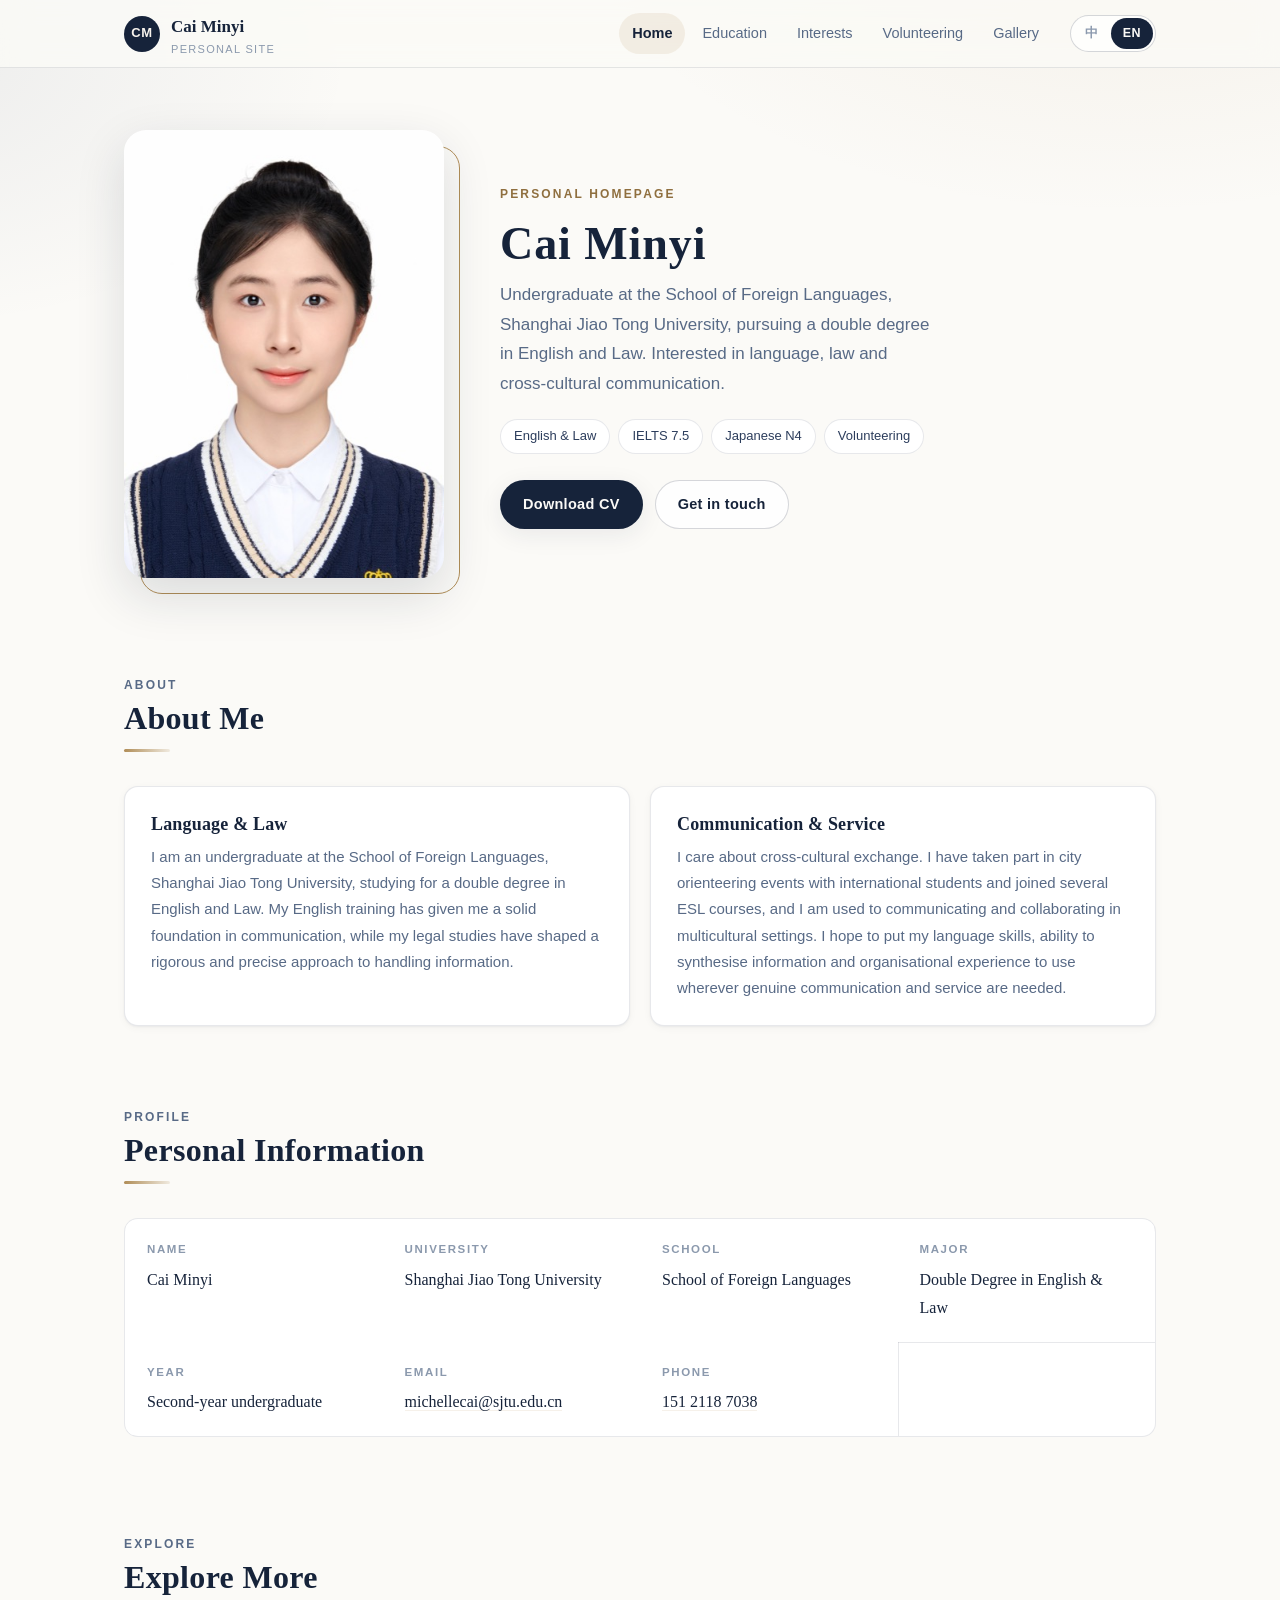
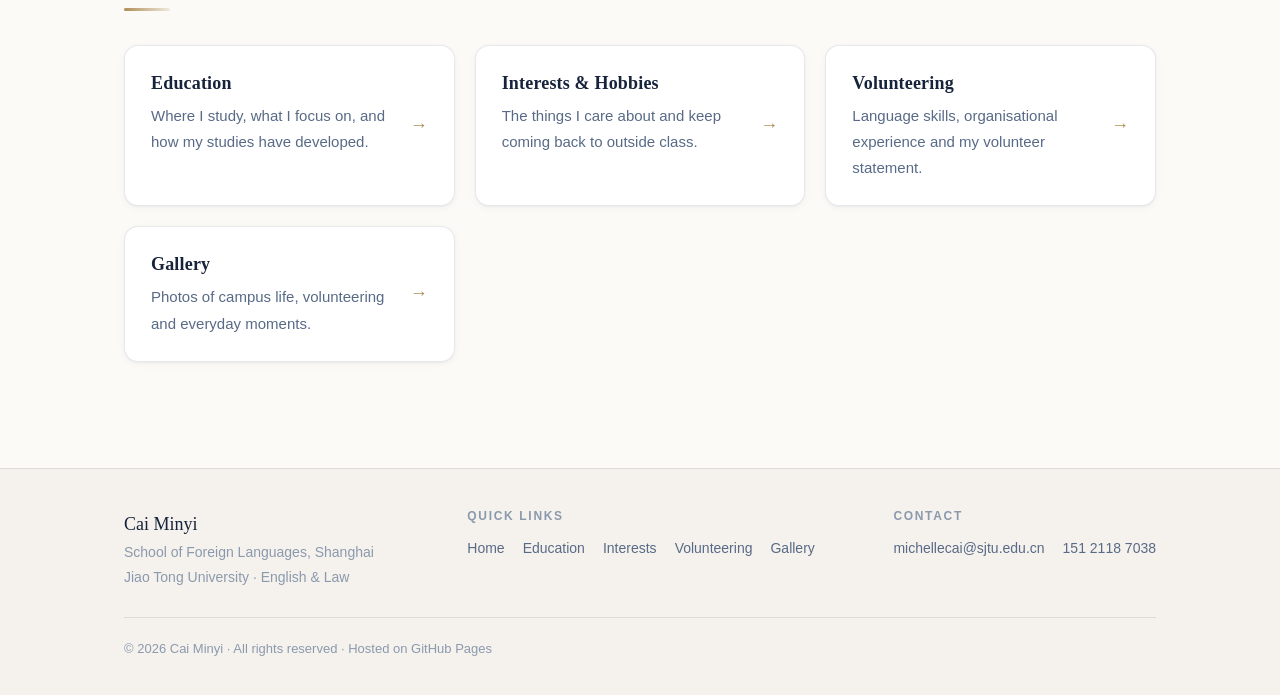
<file: index.html>
<!DOCTYPE html>
<html lang="zh-CN">
<head>
<meta charset="utf-8">
<meta name="viewport" content="width=device-width, initial-scale=1">
<title>个人主页 · 蔡敏依</title>
<meta name="description" content="个人主页 · 蔡敏依 — 上海交通大学外国语学院英语-法学双学位在读。Personal homepage of Cai Minyi — English &amp; Law double degree at Shanghai Jiao Tong University.">
<!-- 分享链接时的标题与简介 / link preview -->
<meta property="og:type" content="website">
<meta property="og:title" content="个人主页 · 蔡敏依">
<meta property="og:description" content="上海交通大学外国语学院英语-法学双学位在读。">
<meta property="og:locale" content="zh_CN">
<meta property="og:locale:alternate" content="en_US">
<link rel="icon" href="favicon.svg" type="image/svg+xml">
<link rel="stylesheet" href="style.css">
<script>
  /* 尽早确定语言，避免英文用户先看到中文 / pick the language before first paint */
  (function () {
    try {
      var q = new URLSearchParams(location.search).get('lang');
      var l = q || localStorage.getItem('cm-lang');
      if (!l) l = (navigator.language || 'zh').toLowerCase().indexOf('zh') === 0 ? 'zh' : 'en';
      if (l !== 'zh') document.documentElement.className += ' lang-en';
    } catch (e) {}
    setTimeout(function () {
      document.documentElement.className =
        document.documentElement.className.replace(/\blang-en\b/, '').replace(/\s+/g, ' ').trim();
    }, 1800);
  })();
</script>
</head>
<body data-title-key="title.home">

<header class="site-header">
  <div class="wrap">
    <a class="brand" href="index.html">
      <span class="monogram" data-i18n="site.monogram">CM</span>
      <span>
        <span data-i18n="site.name">蔡敏依</span>
        <span class="brand-sub" data-i18n="site.role">Personal Site</span>
      </span>
    </a>
    <button class="nav-toggle" type="button" data-i18n-aria="nav.menu" aria-label="打开菜单" aria-expanded="false" aria-controls="site-nav"><span></span></button>
    <nav class="nav" id="site-nav" data-i18n-aria="nav.menu">
      <ul>
        <li><a href="index.html" class="active" data-i18n="nav.home">首页</a></li>
        <li><a href="education.html" data-i18n="nav.education">教育经历</a></li>
        <li><a href="hobbies.html" data-i18n="nav.hobbies">个人爱好</a></li>
        <li><a href="volunteer.html" data-i18n="nav.volunteer">志愿经历</a></li>
        <li><a href="gallery.html" data-i18n="nav.gallery">图片展示</a></li>
      </ul>
    </nav>
    <div class="lang-switch" role="group" data-i18n-aria="lang.label">
      <button type="button" data-lang-btn="zh" aria-pressed="true" data-i18n="lang.zh">中</button>
      <button type="button" data-lang-btn="en" aria-pressed="false" data-i18n="lang.en">EN</button>
    </div>
  </div>
</header>

<main id="main">

  <!-- ==================== 首屏 · 个人信息 ==================== -->
  <section class="hero">
    <div class="wrap hero-grid">
      <div class="portrait fade-in">
        <img src="profile.jpg"
             srcset="profile-sm.jpg 400w, profile.jpg 786w"
             sizes="(max-width: 900px) 268px, 320px"
             width="786" height="1100"
             alt="蔡敏依证件照 / Portrait of Cai Minyi">
      </div>

      <div class="fade-in d1">
        <p class="eyebrow" data-i18n="home.eyebrow">个人主页</p>
        <h1>
          <span data-i18n="site.name">蔡敏依</span>
          <span class="name-en">Cai Minyi</span>
        </h1>
        <p class="lede" data-i18n="home.lede">上海交通大学外国语学院本科生，修读英语-法学双学位。关注语言、法律与跨文化交流。</p>

        <ul class="tags">
          <li data-i18n="home.tag1">英语-法学双学位</li>
          <li data-i18n="home.tag2">雅思 7.5</li>
          <li data-i18n="home.tag3">日语 N4</li>
          <li data-i18n="home.tag4">志愿服务</li>
        </ul>

        <div class="btn-row">
          <a class="btn btn-primary" href="volunteer-cv.docx" download data-i18n="home.btnCv">下载简历</a>
          <a class="btn btn-ghost" href="mailto:michellecai@sjtu.edu.cn" data-i18n="home.btnContact">联系我</a>
        </div>
      </div>
    </div>
  </section>

  <!-- ==================== 关于我 ==================== -->
  <section class="section">
    <div class="wrap">
      <div class="section-head">
        <p class="eyebrow" data-i18n="home.aboutEyebrow">About</p>
        <h2 data-i18n="home.aboutTitle">关于我</h2>
        <div class="rule"></div>
      </div>
      <div class="card-grid">
        <article class="card">
          <h3 data-i18n="home.aboutH1">语言与法律</h3>
          <p data-i18n="home.aboutP1">我目前就读于上海交通大学外国语学院，修读英语-法学双学位。英语专业的训练为我打下了扎实的语言沟通基础，法学专业的学习则让我形成了严谨、准确的信息处理意识。</p>
        </article>
        <article class="card">
          <h3 data-i18n="home.aboutH2">沟通与服务</h3>
          <p data-i18n="home.aboutP2">我重视跨文化交流，曾与国际留学生共同参与城市定向活动，并参与多期 ESL 课程，习惯在多元文化环境中沟通协作。我也希望把语言能力、信息整合能力与组织协调能力，用在真正需要沟通与服务的场合。</p>
        </article>
      </div>
    </div>
  </section>

  <!-- ==================== 个人信息 ==================== -->
  <section class="section">
    <div class="wrap">
      <div class="section-head">
        <p class="eyebrow" data-i18n="home.infoEyebrow">Profile</p>
        <h2 data-i18n="home.infoTitle">个人信息</h2>
        <div class="rule"></div>
      </div>

      <dl class="info-grid">
        <div class="info-item">
          <dt data-i18n="info.name">姓名</dt>
          <dd data-i18n="info.nameVal">蔡敏依</dd>
        </div>
        <div class="info-item">
          <dt data-i18n="info.school">学校</dt>
          <dd data-i18n="info.schoolVal">上海交通大学</dd>
        </div>
        <div class="info-item">
          <dt data-i18n="info.faculty">学院</dt>
          <dd data-i18n="info.facultyVal">外国语学院</dd>
        </div>
        <div class="info-item">
          <dt data-i18n="info.major">专业</dt>
          <dd data-i18n="info.majorVal">英语-法学双学位</dd>
        </div>
        <div class="info-item">
          <dt data-i18n="info.year">年级</dt>
          <dd data-i18n="info.yearVal">大二在读</dd>
        </div>
        <div class="info-item">
          <dt data-i18n="info.email">邮箱</dt>
          <dd><a href="mailto:michellecai@sjtu.edu.cn">michellecai@sjtu.edu.cn</a></dd>
        </div>
        <div class="info-item">
          <dt data-i18n="info.phone">手机</dt>
          <dd><a href="tel:+8615121187038">151 2118 7038</a></dd>
        </div>
      </dl>
    </div>
  </section>

  <!-- ==================== 继续浏览 ==================== -->
  <section class="section">
    <div class="wrap">
      <div class="section-head">
        <p class="eyebrow" data-i18n="home.exploreEyebrow">Explore</p>
        <h2 data-i18n="home.exploreTitle">继续浏览</h2>
        <div class="rule"></div>
      </div>

      <div class="card-grid">
        <a class="card link-card" href="education.html">
          <h3 data-i18n="home.cardEduT">教育经历</h3>
          <p data-i18n="home.cardEduD">就读院校、专业方向与学习历程。</p>
        </a>
        <a class="card link-card" href="hobbies.html">
          <h3 data-i18n="home.cardHobT">个人爱好</h3>
          <p data-i18n="home.cardHobD">课堂之外，我在意的事情与长期的兴趣。</p>
        </a>
        <a class="card link-card" href="volunteer.html">
          <h3 data-i18n="home.cardVolT">志愿经历</h3>
          <p data-i18n="home.cardVolD">语言能力、组织经验与志愿者自我陈述。</p>
        </a>
        <a class="card link-card" href="gallery.html">
          <h3 data-i18n="home.cardGalT">图片展示</h3>
          <p data-i18n="home.cardGalD">用照片记录校园、志愿活动与日常。</p>
        </a>
      </div>
    </div>
  </section>

</main>

<footer class="site-footer">
  <div class="wrap">
    <div class="footer-grid">
      <div class="footer-col">
        <p class="footer-name" data-i18n="site.name">蔡敏依</p>
        <p data-i18n="footer.tagline">上海交通大学外国语学院 · 英语-法学双学位</p>
      </div>
      <div class="footer-col">
        <h4 data-i18n="footer.linksTitle">快速链接</h4>
        <ul class="footer-links">
          <li><a href="index.html" data-i18n="nav.home">首页</a></li>
          <li><a href="education.html" data-i18n="nav.education">教育经历</a></li>
          <li><a href="hobbies.html" data-i18n="nav.hobbies">个人爱好</a></li>
          <li><a href="volunteer.html" data-i18n="nav.volunteer">志愿经历</a></li>
          <li><a href="gallery.html" data-i18n="nav.gallery">图片展示</a></li>
        </ul>
      </div>
      <div class="footer-col">
        <h4 data-i18n="footer.contactTitle">联系方式</h4>
        <ul class="footer-links">
          <li><a href="mailto:michellecai@sjtu.edu.cn">michellecai@sjtu.edu.cn</a></li>
          <li><a href="tel:+8615121187038">151 2118 7038</a></li>
        </ul>
      </div>
    </div>
    <p class="footer-fine">© <span data-year>2025</span> <span data-i18n="site.name">蔡敏依</span> · <span data-i18n="footer.rights">保留所有权利</span> · <span data-i18n="footer.built">由 GitHub Pages 托管</span></p>
  </div>
</footer>

<script src="i18n.js"></script>
<script src="main.js"></script>
</body>
</html>
</file>
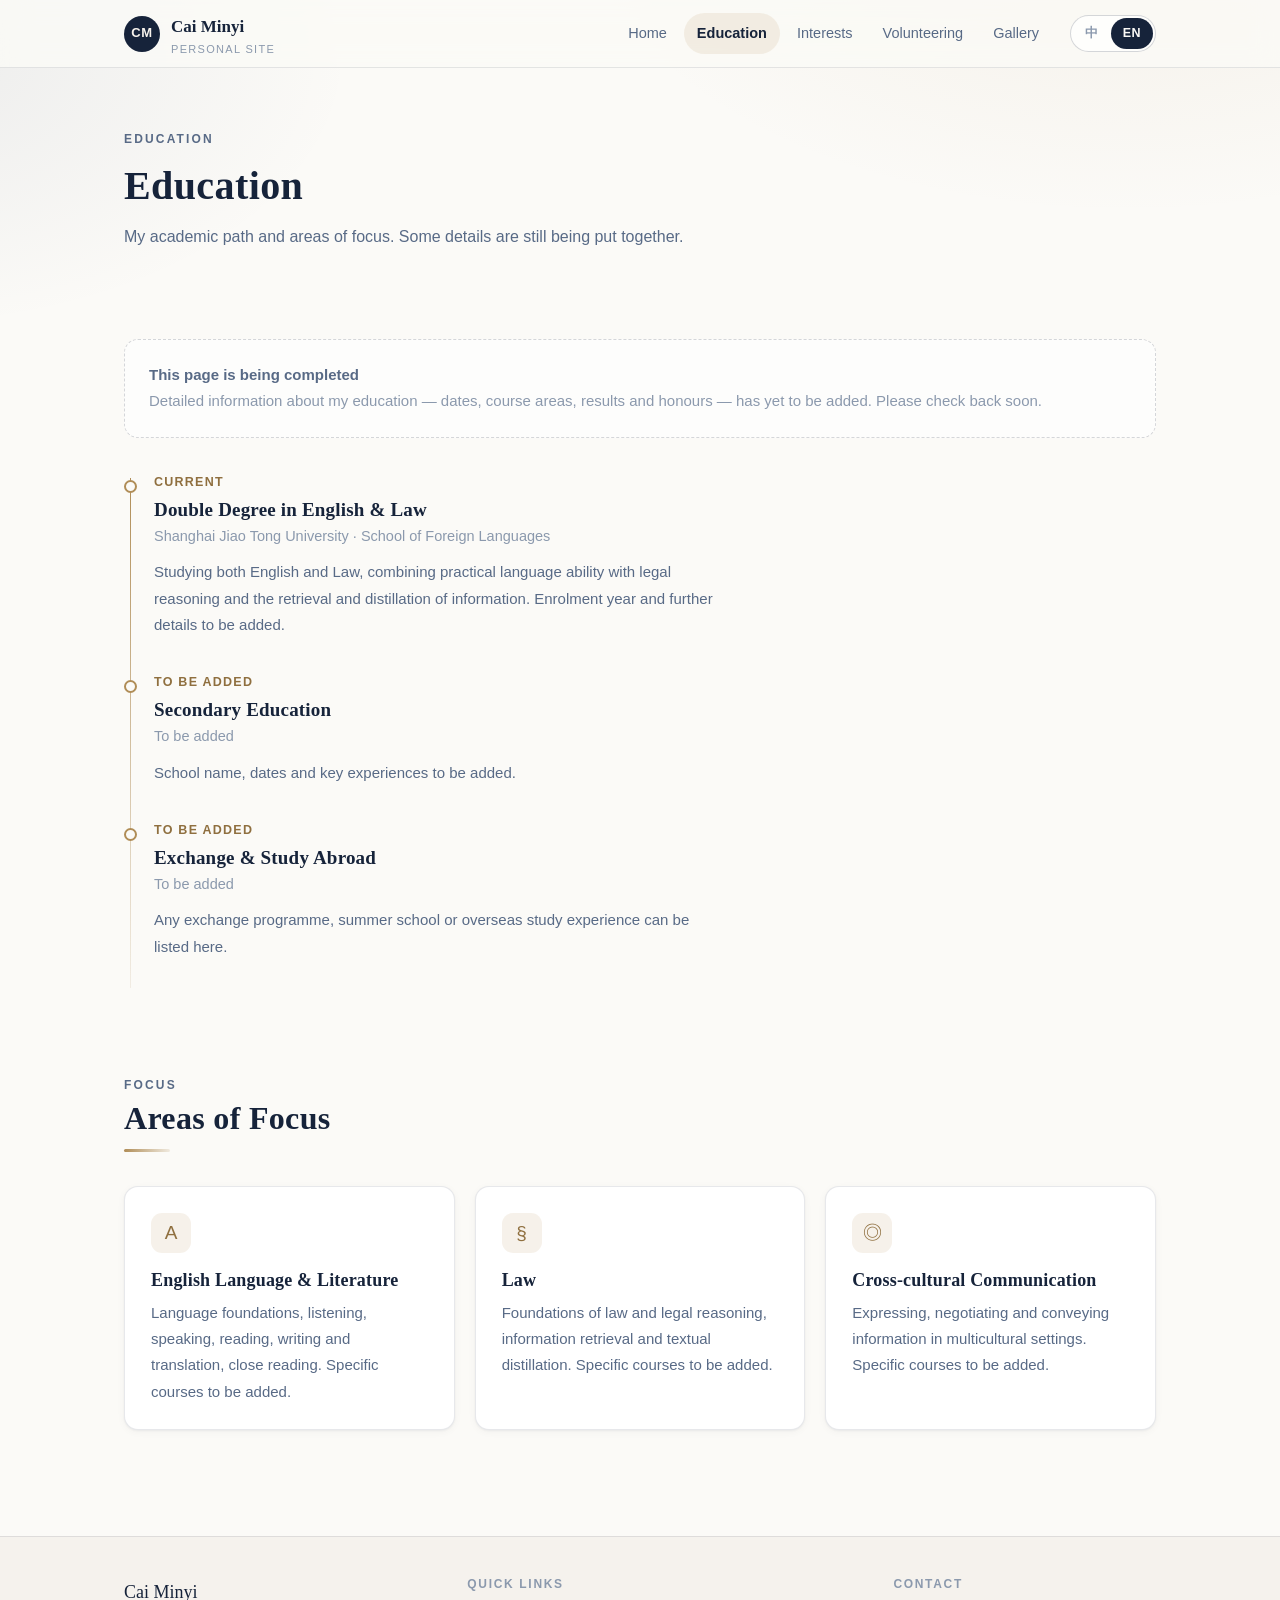
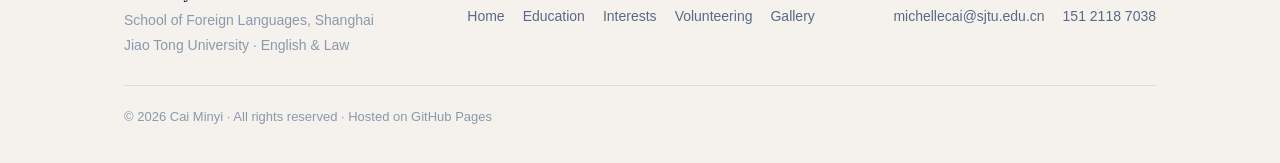
<file: education.html>
<!DOCTYPE html>
<html lang="zh-CN">
<head>
<meta charset="utf-8">
<meta name="viewport" content="width=device-width, initial-scale=1">
<title>教育经历 · 蔡敏依</title>
<meta name="description" content="蔡敏依的教育经历 — 上海交通大学外国语学院英语-法学双学位。Education of Cai Minyi.">
<link rel="icon" href="favicon.svg" type="image/svg+xml">
<link rel="stylesheet" href="style.css">
<script>
  (function () {
    try {
      var q = new URLSearchParams(location.search).get('lang');
      var l = q || localStorage.getItem('cm-lang');
      if (!l) l = (navigator.language || 'zh').toLowerCase().indexOf('zh') === 0 ? 'zh' : 'en';
      if (l !== 'zh') document.documentElement.className += ' lang-en';
    } catch (e) {}
    setTimeout(function () {
      document.documentElement.className =
        document.documentElement.className.replace(/\blang-en\b/, '').replace(/\s+/g, ' ').trim();
    }, 1800);
  })();
</script>
</head>
<body data-title-key="nav.education">

<header class="site-header">
  <div class="wrap">
    <a class="brand" href="index.html">
      <span class="monogram" data-i18n="site.monogram">CM</span>
      <span>
        <span data-i18n="site.name">蔡敏依</span>
        <span class="brand-sub" data-i18n="site.role">Personal Site</span>
      </span>
    </a>
    <button class="nav-toggle" type="button" data-i18n-aria="nav.menu" aria-label="打开菜单" aria-expanded="false" aria-controls="site-nav"><span></span></button>
    <nav class="nav" id="site-nav">
      <ul>
        <li><a href="index.html" data-i18n="nav.home">首页</a></li>
        <li><a href="education.html" class="active" data-i18n="nav.education">教育经历</a></li>
        <li><a href="hobbies.html" data-i18n="nav.hobbies">个人爱好</a></li>
        <li><a href="volunteer.html" data-i18n="nav.volunteer">志愿经历</a></li>
        <li><a href="gallery.html" data-i18n="nav.gallery">图片展示</a></li>
      </ul>
    </nav>
    <div class="lang-switch" role="group" data-i18n-aria="lang.label">
      <button type="button" data-lang-btn="zh" aria-pressed="true" data-i18n="lang.zh">中</button>
      <button type="button" data-lang-btn="en" aria-pressed="false" data-i18n="lang.en">EN</button>
    </div>
  </div>
</header>

<main id="main">

  <section class="page-head">
    <div class="wrap fade-in">
      <p class="eyebrow" data-i18n="edu.eyebrow">Education</p>
      <h1 data-i18n="edu.title">教育经历</h1>
      <p data-i18n="edu.lede">记录我的求学轨迹与专业方向。部分信息仍在整理中。</p>
    </div>
  </section>

  <section class="section">
    <div class="wrap">
      <div class="tbd-block fade-in d1" style="margin-bottom:34px">
        <strong data-i18n="edu.noticeT">本页正在补充中</strong><br>
        <span data-i18n="edu.noticeB">教育经历的详细内容（时间、课程方向、成绩与荣誉等）尚待填写，欢迎稍后再来看看。</span>
      </div>

      <!-- TODO（给她本人）：把下面的时间、学校、说明改掉即可，中英文分别在 i18n.js 的 zh / en 里 -->
      <ol class="timeline fade-in d2">
        <li>
          <p class="tl-when" data-i18n="edu.tl1When">本科在读</p>
          <h3 data-i18n="edu.tl1Title">英语-法学双学位</h3>
          <p class="tl-org" data-i18n="edu.tl1Org">上海交通大学 · 外国语学院</p>
          <p data-i18n="edu.tl1Desc">同时接受英语专业与法学专业训练，兼顾语言应用能力与法律思维、信息检索与转化的能力。入学年份等具体信息待填写。</p>
        </li>
        <li>
          <p class="tl-when" data-i18n="edu.tl2When">待填写</p>
          <h3 data-i18n="edu.tl2Title">中学阶段</h3>
          <p class="tl-org" data-i18n="edu.tl2Org">待填写</p>
          <p data-i18n="edu.tl2Desc">学校名称、就读时间与主要经历待填写。</p>
        </li>
        <li>
          <p class="tl-when" data-i18n="edu.tl3When">待填写</p>
          <h3 data-i18n="edu.tl3Title">交流与海外学习</h3>
          <p class="tl-org" data-i18n="edu.tl3Org">待填写</p>
          <p data-i18n="edu.tl3Desc">如有交换项目、暑期学校或海外访学经历，可在此补充。</p>
        </li>
      </ol>
    </div>
  </section>

  <section class="section">
    <div class="wrap">
      <div class="section-head">
        <p class="eyebrow" data-i18n="edu.coursesEyebrow">Focus</p>
        <h2 data-i18n="edu.coursesTitle">专业方向</h2>
        <div class="rule"></div>
      </div>

      <div class="card-grid">
        <article class="card">
          <div class="icon" aria-hidden="true">A</div>
          <h3 data-i18n="edu.c1T">英语语言与文学</h3>
          <p data-i18n="edu.c1D">语言基础、听说读写译训练与文本细读。具体课程待填写。</p>
        </article>
        <article class="card">
          <div class="icon" aria-hidden="true">§</div>
          <h3 data-i18n="edu.c2T">法学</h3>
          <p data-i18n="edu.c2D">法律基础与法律思维训练，信息检索与文本提炼。具体课程待填写。</p>
        </article>
        <article class="card">
          <div class="icon" aria-hidden="true">◎</div>
          <h3 data-i18n="edu.c3T">跨文化沟通</h3>
          <p data-i18n="edu.c3D">在多元文化情境中的表达、协商与信息传递。具体课程待填写。</p>
        </article>
      </div>
    </div>
  </section>

</main>

<footer class="site-footer">
  <div class="wrap">
    <div class="footer-grid">
      <div class="footer-col">
        <p class="footer-name" data-i18n="site.name">蔡敏依</p>
        <p data-i18n="footer.tagline">上海交通大学外国语学院 · 英语-法学双学位</p>
      </div>
      <div class="footer-col">
        <h4 data-i18n="footer.linksTitle">快速链接</h4>
        <ul class="footer-links">
          <li><a href="index.html" data-i18n="nav.home">首页</a></li>
          <li><a href="education.html" data-i18n="nav.education">教育经历</a></li>
          <li><a href="hobbies.html" data-i18n="nav.hobbies">个人爱好</a></li>
          <li><a href="volunteer.html" data-i18n="nav.volunteer">志愿经历</a></li>
          <li><a href="gallery.html" data-i18n="nav.gallery">图片展示</a></li>
        </ul>
      </div>
      <div class="footer-col">
        <h4 data-i18n="footer.contactTitle">联系方式</h4>
        <ul class="footer-links">
          <li><a href="mailto:michellecai@sjtu.edu.cn">michellecai@sjtu.edu.cn</a></li>
          <li><a href="tel:+8615121187038">151 2118 7038</a></li>
        </ul>
      </div>
    </div>
    <p class="footer-fine">© <span data-year>2025</span> <span data-i18n="site.name">蔡敏依</span> · <span data-i18n="footer.rights">保留所有权利</span> · <span data-i18n="footer.built">由 GitHub Pages 托管</span></p>
  </div>
</footer>

<script src="i18n.js"></script>
<script src="main.js"></script>
</body>
</html>
</file>
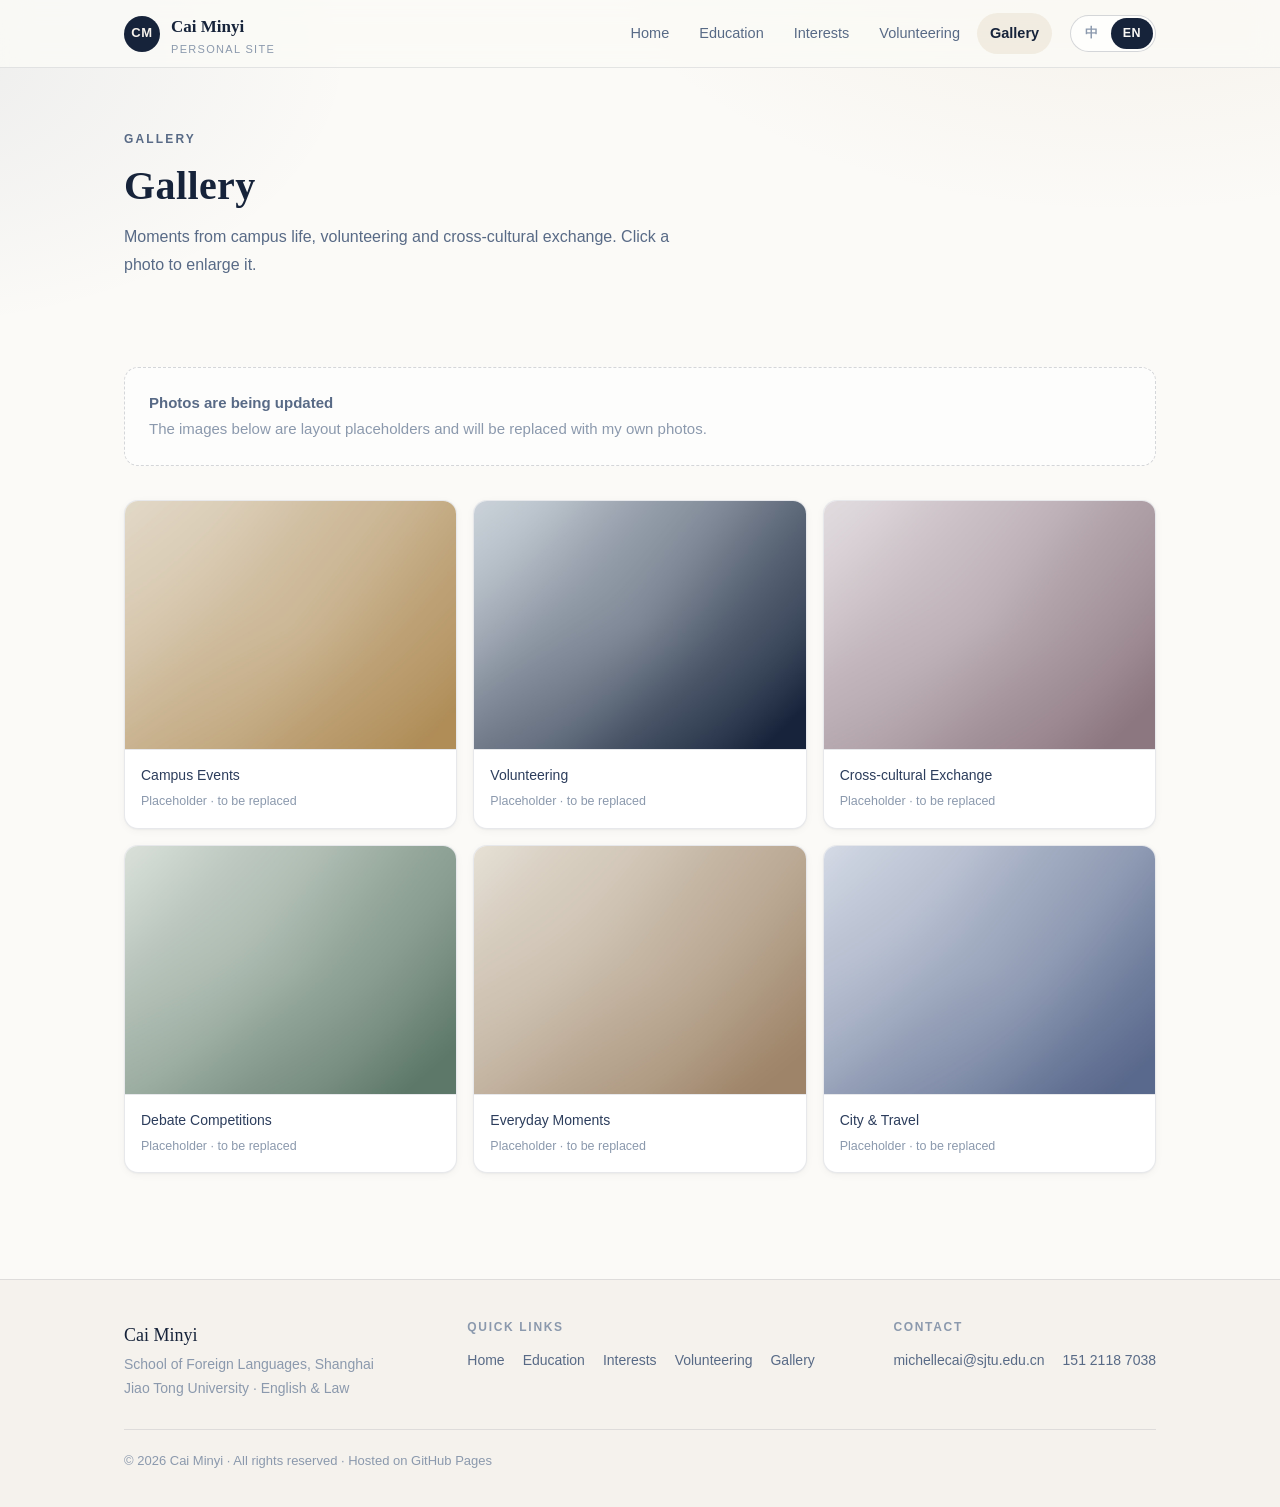
<file: gallery.html>
<!DOCTYPE html>
<html lang="zh-CN">
<head>
<meta charset="utf-8">
<meta name="viewport" content="width=device-width, initial-scale=1">
<title>图片展示 · 蔡敏依</title>
<meta name="description" content="蔡敏依的图片展示 — 校园生活、志愿活动与跨文化交流。Photo gallery of Cai Minyi.">
<link rel="icon" href="favicon.svg" type="image/svg+xml">
<link rel="stylesheet" href="style.css">
<script>
  (function () {
    try {
      var q = new URLSearchParams(location.search).get('lang');
      var l = q || localStorage.getItem('cm-lang');
      if (!l) l = (navigator.language || 'zh').toLowerCase().indexOf('zh') === 0 ? 'zh' : 'en';
      if (l !== 'zh') document.documentElement.className += ' lang-en';
    } catch (e) {}
    setTimeout(function () {
      document.documentElement.className =
        document.documentElement.className.replace(/\blang-en\b/, '').replace(/\s+/g, ' ').trim();
    }, 1800);
  })();
</script>
</head>
<body data-title-key="nav.gallery">

<header class="site-header">
  <div class="wrap">
    <a class="brand" href="index.html">
      <span class="monogram" data-i18n="site.monogram">CM</span>
      <span>
        <span data-i18n="site.name">蔡敏依</span>
        <span class="brand-sub" data-i18n="site.role">Personal Site</span>
      </span>
    </a>
    <button class="nav-toggle" type="button" data-i18n-aria="nav.menu" aria-label="打开菜单" aria-expanded="false" aria-controls="site-nav"><span></span></button>
    <nav class="nav" id="site-nav">
      <ul>
        <li><a href="index.html" data-i18n="nav.home">首页</a></li>
        <li><a href="education.html" data-i18n="nav.education">教育经历</a></li>
        <li><a href="hobbies.html" data-i18n="nav.hobbies">个人爱好</a></li>
        <li><a href="volunteer.html" data-i18n="nav.volunteer">志愿经历</a></li>
        <li><a href="gallery.html" class="active" data-i18n="nav.gallery">图片展示</a></li>
      </ul>
    </nav>
    <div class="lang-switch" role="group" data-i18n-aria="lang.label">
      <button type="button" data-lang-btn="zh" aria-pressed="true" data-i18n="lang.zh">中</button>
      <button type="button" data-lang-btn="en" aria-pressed="false" data-i18n="lang.en">EN</button>
    </div>
  </div>
</header>

<main id="main">

  <section class="page-head">
    <div class="wrap fade-in">
      <p class="eyebrow" data-i18n="gal.eyebrow">Gallery</p>
      <h1 data-i18n="gal.title">图片展示</h1>
      <p data-i18n="gal.lede">记录校园生活、志愿活动与跨文化交流的片段。点击图片可以放大查看。</p>
    </div>
  </section>

  <section class="section">
    <div class="wrap">
      <div class="tbd-block fade-in d1" style="margin-bottom:34px">
        <strong data-i18n="gal.noticeT">照片持续更新中</strong><br>
        <span data-i18n="gal.noticeB">目前的图片为版式占位图，我会陆续替换成自己的照片。</span>
      </div>

      <!--
        TODO（给她本人）：替换照片的方法
        1) 把自己的照片上传到仓库根目录（和 gallery-1.jpg 放在一起）；
        2) 把下面 <img> 的 src 改成你的文件名（例如 photo-1.jpg）；
        3) 中文说明改 data-cap-zh / data-capsub-zh，英文说明改 data-cap-en / data-capsub-en。
        要增加照片，复制一整段 <figure>…</figure> 即可。
      -->
      <div class="gallery fade-in d2">

        <figure data-cap-zh="gal.c1" data-cap-en="gal.c1" data-capsub-zh="gal.c1s" data-capsub-en="gal.c1s">
          <img src="gallery-1.jpg" data-full="gallery-1.jpg"
               alt="校园活动照片 / Campus event photo" loading="lazy" width="1200" height="900">
          <figcaption>
            <span class="cap-main">校园活动</span>
            <small class="cap-sub">示例图片 · 待替换</small>
          </figcaption>
        </figure>

        <figure data-cap-zh="gal.c2" data-cap-en="gal.c2" data-capsub-zh="gal.c2s" data-capsub-en="gal.c2s">
          <img src="gallery-2.jpg" data-full="gallery-2.jpg"
               alt="志愿服务照片 / Volunteering photo" loading="lazy" width="1200" height="900">
          <figcaption>
            <span class="cap-main">志愿服务</span>
            <small class="cap-sub">示例图片 · 待替换</small>
          </figcaption>
        </figure>

        <figure data-cap-zh="gal.c3" data-cap-en="gal.c3" data-capsub-zh="gal.c3s" data-capsub-en="gal.c3s">
          <img src="gallery-3.jpg" data-full="gallery-3.jpg"
               alt="跨文化交流照片 / Cross-cultural exchange photo" loading="lazy" width="1200" height="900">
          <figcaption>
            <span class="cap-main">跨文化交流</span>
            <small class="cap-sub">示例图片 · 待替换</small>
          </figcaption>
        </figure>

        <figure data-cap-zh="gal.c4" data-cap-en="gal.c4" data-capsub-zh="gal.c4s" data-capsub-en="gal.c4s">
          <img src="gallery-4.jpg" data-full="gallery-4.jpg"
               alt="辩论比赛照片 / Debate competition photo" loading="lazy" width="1200" height="900">
          <figcaption>
            <span class="cap-main">辩论比赛</span>
            <small class="cap-sub">示例图片 · 待替换</small>
          </figcaption>
        </figure>

        <figure data-cap-zh="gal.c5" data-cap-en="gal.c5" data-capsub-zh="gal.c5s" data-capsub-en="gal.c5s">
          <img src="gallery-5.jpg" data-full="gallery-5.jpg"
               alt="日常照片 / Everyday moment photo" loading="lazy" width="1200" height="900">
          <figcaption>
            <span class="cap-main">日常片段</span>
            <small class="cap-sub">示例图片 · 待替换</small>
          </figcaption>
        </figure>

        <figure data-cap-zh="gal.c6" data-cap-en="gal.c6" data-capsub-zh="gal.c6s" data-capsub-en="gal.c6s">
          <img src="gallery-6.jpg" data-full="gallery-6.jpg"
               alt="城市与旅行照片 / City and travel photo" loading="lazy" width="1200" height="900">
          <figcaption>
            <span class="cap-main">城市与旅行</span>
            <small class="cap-sub">示例图片 · 待替换</small>
          </figcaption>
        </figure>

      </div>
    </div>
  </section>

</main>

<footer class="site-footer">
  <div class="wrap">
    <div class="footer-grid">
      <div class="footer-col">
        <p class="footer-name" data-i18n="site.name">蔡敏依</p>
        <p data-i18n="footer.tagline">上海交通大学外国语学院 · 英语-法学双学位</p>
      </div>
      <div class="footer-col">
        <h4 data-i18n="footer.linksTitle">快速链接</h4>
        <ul class="footer-links">
          <li><a href="index.html" data-i18n="nav.home">首页</a></li>
          <li><a href="education.html" data-i18n="nav.education">教育经历</a></li>
          <li><a href="hobbies.html" data-i18n="nav.hobbies">个人爱好</a></li>
          <li><a href="volunteer.html" data-i18n="nav.volunteer">志愿经历</a></li>
          <li><a href="gallery.html" data-i18n="nav.gallery">图片展示</a></li>
        </ul>
      </div>
      <div class="footer-col">
        <h4 data-i18n="footer.contactTitle">联系方式</h4>
        <ul class="footer-links">
          <li><a href="mailto:michellecai@sjtu.edu.cn">michellecai@sjtu.edu.cn</a></li>
          <li><a href="tel:+8615121187038">151 2118 7038</a></li>
        </ul>
      </div>
    </div>
    <p class="footer-fine">© <span data-year>2025</span> <span data-i18n="site.name">蔡敏依</span> · <span data-i18n="footer.rights">保留所有权利</span> · <span data-i18n="footer.built">由 GitHub Pages 托管</span></p>
  </div>
</footer>

<script src="i18n.js"></script>
<script src="main.js"></script>
</body>
</html>
</file>
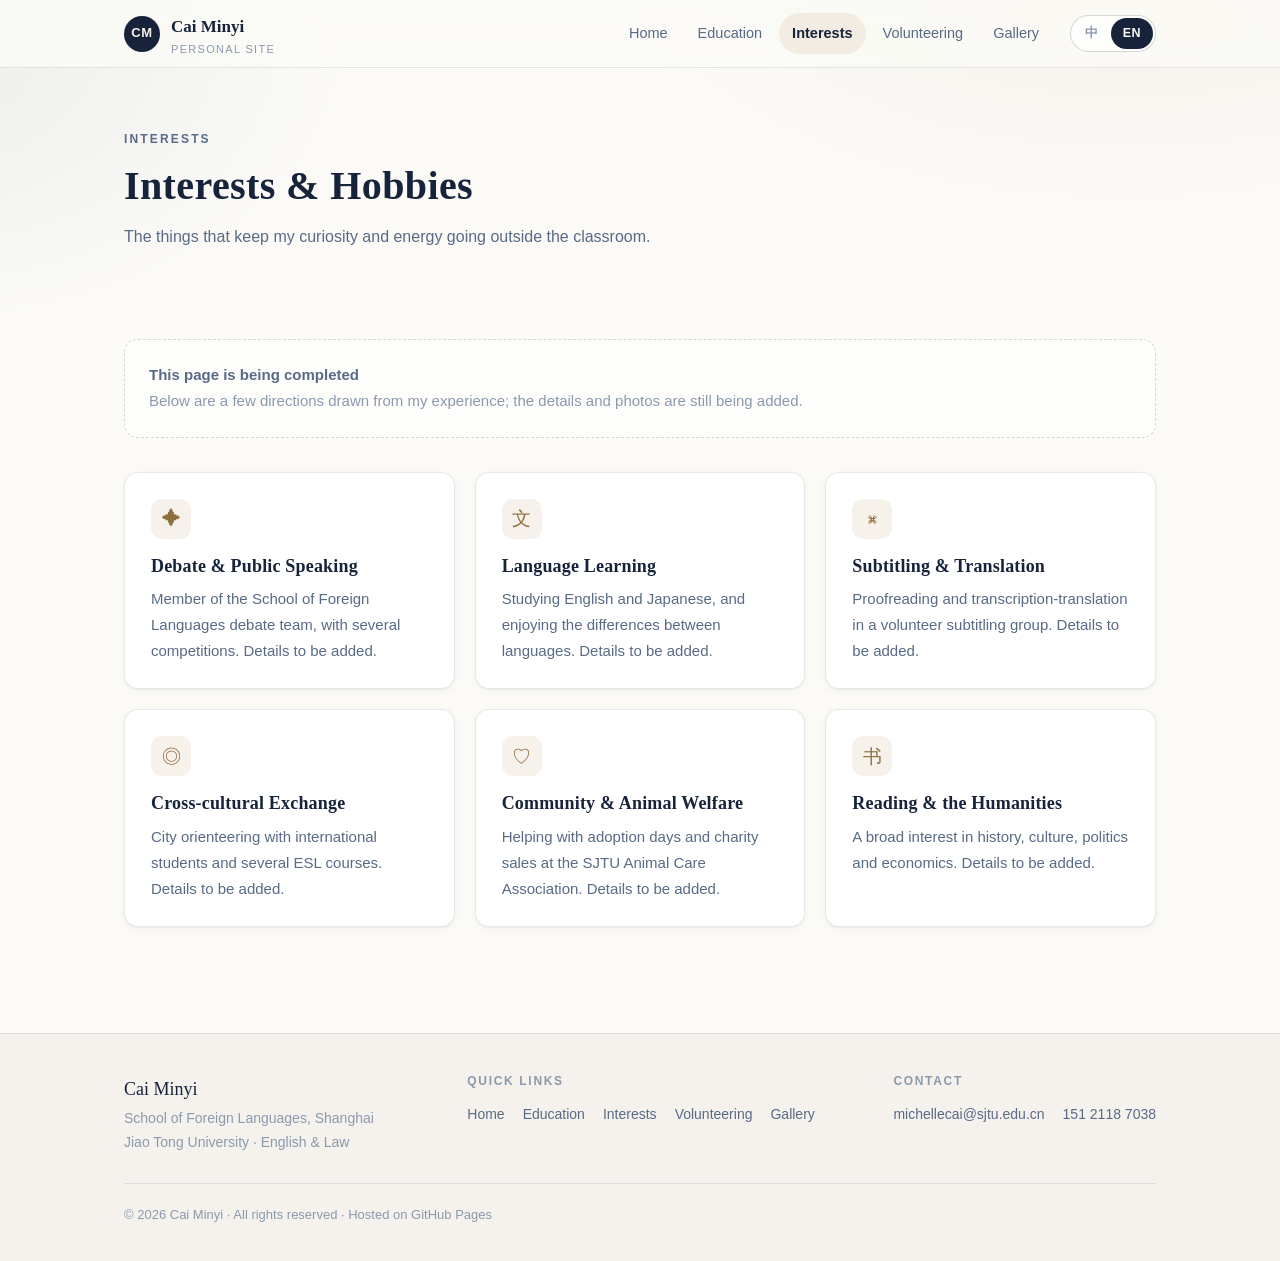
<file: hobbies.html>
<!DOCTYPE html>
<html lang="zh-CN">
<head>
<meta charset="utf-8">
<meta name="viewport" content="width=device-width, initial-scale=1">
<title>个人爱好 · 蔡敏依</title>
<meta name="description" content="蔡敏依的个人爱好 — 辩论、语言学习、字幕翻译、跨文化交流与公益。Interests and hobbies of Cai Minyi.">
<link rel="icon" href="favicon.svg" type="image/svg+xml">
<link rel="stylesheet" href="style.css">
<script>
  (function () {
    try {
      var q = new URLSearchParams(location.search).get('lang');
      var l = q || localStorage.getItem('cm-lang');
      if (!l) l = (navigator.language || 'zh').toLowerCase().indexOf('zh') === 0 ? 'zh' : 'en';
      if (l !== 'zh') document.documentElement.className += ' lang-en';
    } catch (e) {}
    setTimeout(function () {
      document.documentElement.className =
        document.documentElement.className.replace(/\blang-en\b/, '').replace(/\s+/g, ' ').trim();
    }, 1800);
  })();
</script>
</head>
<body data-title-key="nav.hobbies">

<header class="site-header">
  <div class="wrap">
    <a class="brand" href="index.html">
      <span class="monogram" data-i18n="site.monogram">CM</span>
      <span>
        <span data-i18n="site.name">蔡敏依</span>
        <span class="brand-sub" data-i18n="site.role">Personal Site</span>
      </span>
    </a>
    <button class="nav-toggle" type="button" data-i18n-aria="nav.menu" aria-label="打开菜单" aria-expanded="false" aria-controls="site-nav"><span></span></button>
    <nav class="nav" id="site-nav">
      <ul>
        <li><a href="index.html" data-i18n="nav.home">首页</a></li>
        <li><a href="education.html" data-i18n="nav.education">教育经历</a></li>
        <li><a href="hobbies.html" class="active" data-i18n="nav.hobbies">个人爱好</a></li>
        <li><a href="volunteer.html" data-i18n="nav.volunteer">志愿经历</a></li>
        <li><a href="gallery.html" data-i18n="nav.gallery">图片展示</a></li>
      </ul>
    </nav>
    <div class="lang-switch" role="group" data-i18n-aria="lang.label">
      <button type="button" data-lang-btn="zh" aria-pressed="true" data-i18n="lang.zh">中</button>
      <button type="button" data-lang-btn="en" aria-pressed="false" data-i18n="lang.en">EN</button>
    </div>
  </div>
</header>

<main id="main">

  <section class="page-head">
    <div class="wrap fade-in">
      <p class="eyebrow" data-i18n="hob.eyebrow">Interests</p>
      <h1 data-i18n="hob.title">个人爱好</h1>
      <p data-i18n="hob.lede">课堂之外，让我保持好奇心和行动力的事情。</p>
    </div>
  </section>

  <section class="section">
    <div class="wrap">
      <div class="tbd-block fade-in d1" style="margin-bottom:34px">
        <strong data-i18n="hob.noticeT">本页正在补充中</strong><br>
        <span data-i18n="hob.noticeB">以下是根据我的经历整理的几个方向，具体的爱好内容与照片还在填写中。</span>
      </div>

      <!-- TODO（给她本人）：每个卡片下面的说明替换成自己的文字；不想要的卡片整段删掉即可 -->
      <div class="card-grid fade-in d2">
        <article class="card">
          <div class="icon" aria-hidden="true">✦</div>
          <h3 data-i18n="hob.c1T">辩论与公开表达</h3>
          <p data-i18n="hob.c1D">外国语学院辩论队成员，多次参与辩论比赛。详情待填写。</p>
        </article>
        <article class="card">
          <div class="icon" aria-hidden="true">文</div>
          <h3 data-i18n="hob.c2T">语言学习</h3>
          <p data-i18n="hob.c2D">英语与日语学习，喜欢琢磨语言之间的差异。详情待填写。</p>
        </article>
        <article class="card">
          <div class="icon" aria-hidden="true">⌘</div>
          <h3 data-i18n="hob.c3T">字幕翻译</h3>
          <p data-i18n="hob.c3D">在民间字幕组担任校对与听译，处理英文音视频材料。详情待填写。</p>
        </article>
        <article class="card">
          <div class="icon" aria-hidden="true">◎</div>
          <h3 data-i18n="hob.c4T">跨文化交流</h3>
          <p data-i18n="hob.c4D">与国际留学生一起参与城市定向活动，参与多期 ESL 课程。详情待填写。</p>
        </article>
        <article class="card">
          <div class="icon" aria-hidden="true">♡</div>
          <h3 data-i18n="hob.c5T">公益与动物关怀</h3>
          <p data-i18n="hob.c5D">参与 SJTU 小动物关爱协会的领养日、义卖等活动。详情待填写。</p>
        </article>
        <article class="card">
          <div class="icon" aria-hidden="true">书</div>
          <h3 data-i18n="hob.c6T">阅读与人文</h3>
          <p data-i18n="hob.c6D">对历史、文化、政治、经济等领域保持广泛兴趣。详情待填写。</p>
        </article>
      </div>
    </div>
  </section>

</main>

<footer class="site-footer">
  <div class="wrap">
    <div class="footer-grid">
      <div class="footer-col">
        <p class="footer-name" data-i18n="site.name">蔡敏依</p>
        <p data-i18n="footer.tagline">上海交通大学外国语学院 · 英语-法学双学位</p>
      </div>
      <div class="footer-col">
        <h4 data-i18n="footer.linksTitle">快速链接</h4>
        <ul class="footer-links">
          <li><a href="index.html" data-i18n="nav.home">首页</a></li>
          <li><a href="education.html" data-i18n="nav.education">教育经历</a></li>
          <li><a href="hobbies.html" data-i18n="nav.hobbies">个人爱好</a></li>
          <li><a href="volunteer.html" data-i18n="nav.volunteer">志愿经历</a></li>
          <li><a href="gallery.html" data-i18n="nav.gallery">图片展示</a></li>
        </ul>
      </div>
      <div class="footer-col">
        <h4 data-i18n="footer.contactTitle">联系方式</h4>
        <ul class="footer-links">
          <li><a href="mailto:michellecai@sjtu.edu.cn">michellecai@sjtu.edu.cn</a></li>
          <li><a href="tel:+8615121187038">151 2118 7038</a></li>
        </ul>
      </div>
    </div>
    <p class="footer-fine">© <span data-year>2025</span> <span data-i18n="site.name">蔡敏依</span> · <span data-i18n="footer.rights">保留所有权利</span> · <span data-i18n="footer.built">由 GitHub Pages 托管</span></p>
  </div>
</footer>

<script src="i18n.js"></script>
<script src="main.js"></script>
</body>
</html>
</file>
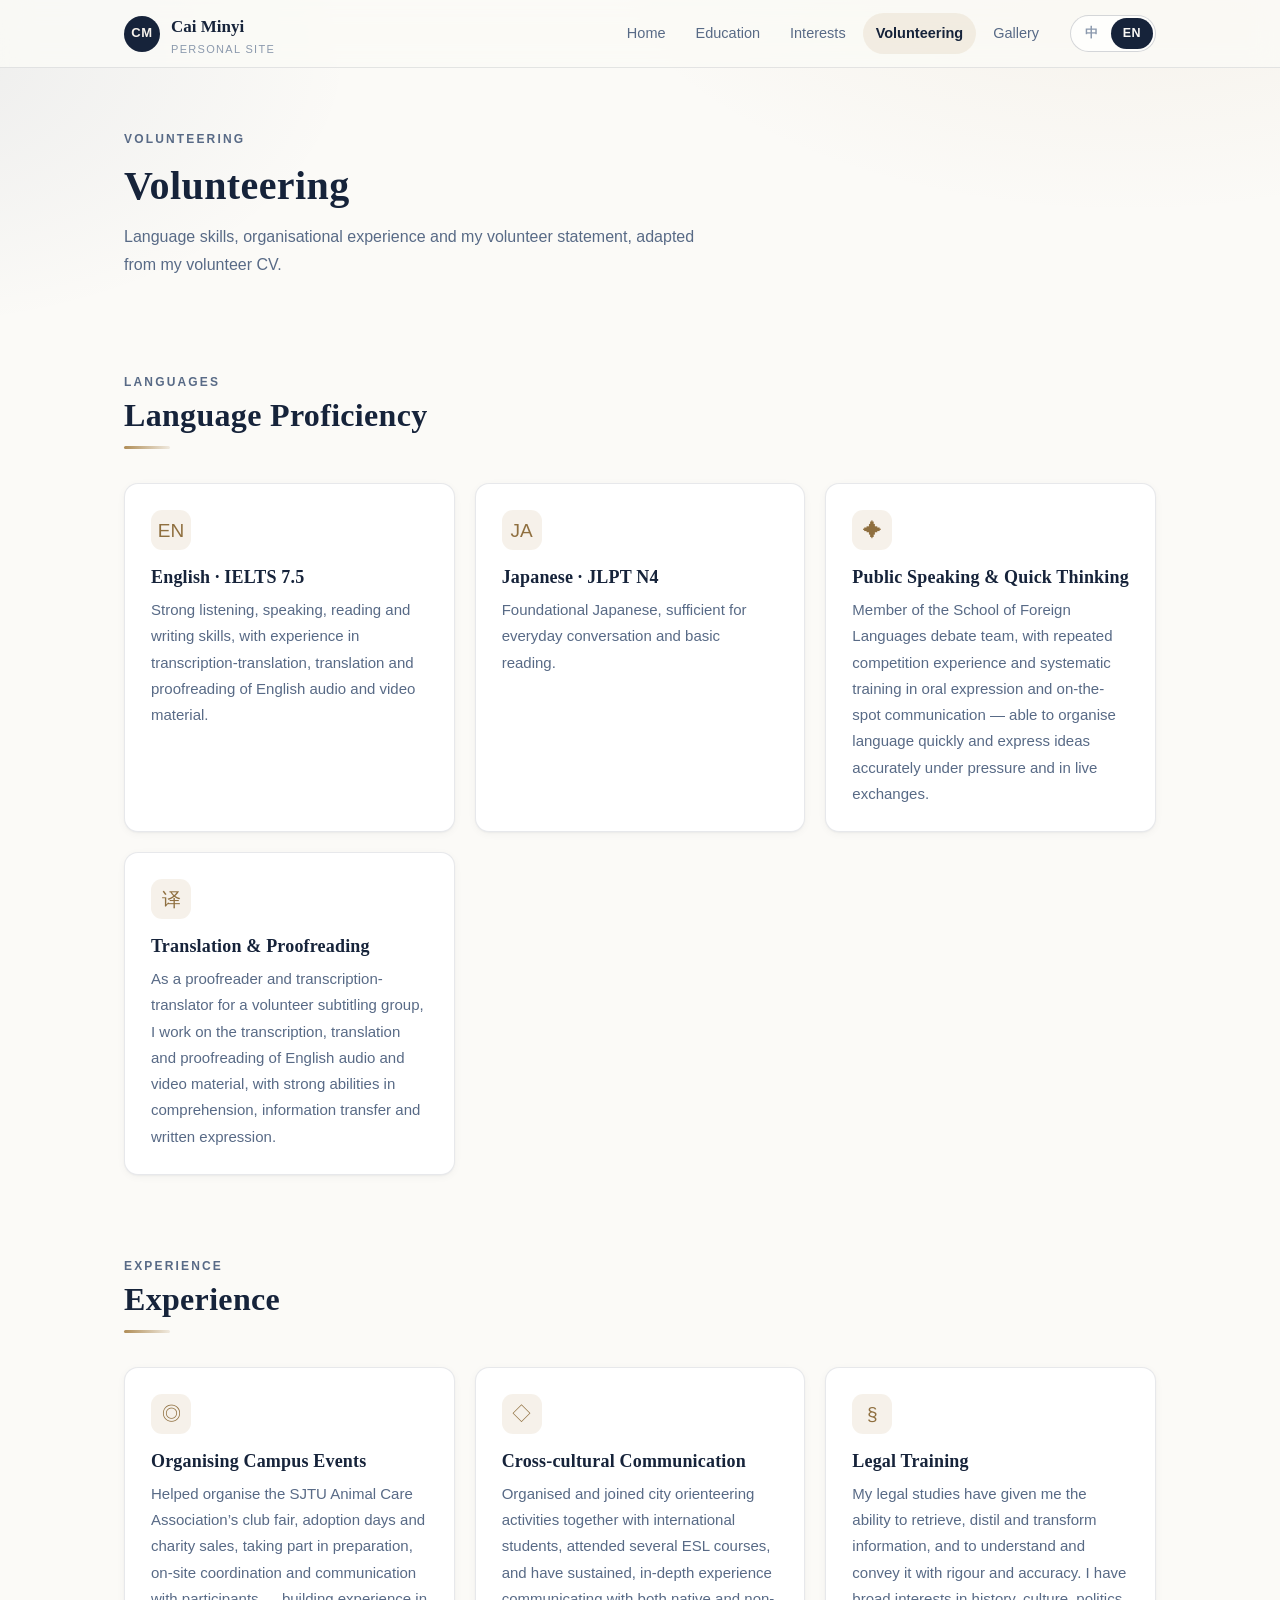
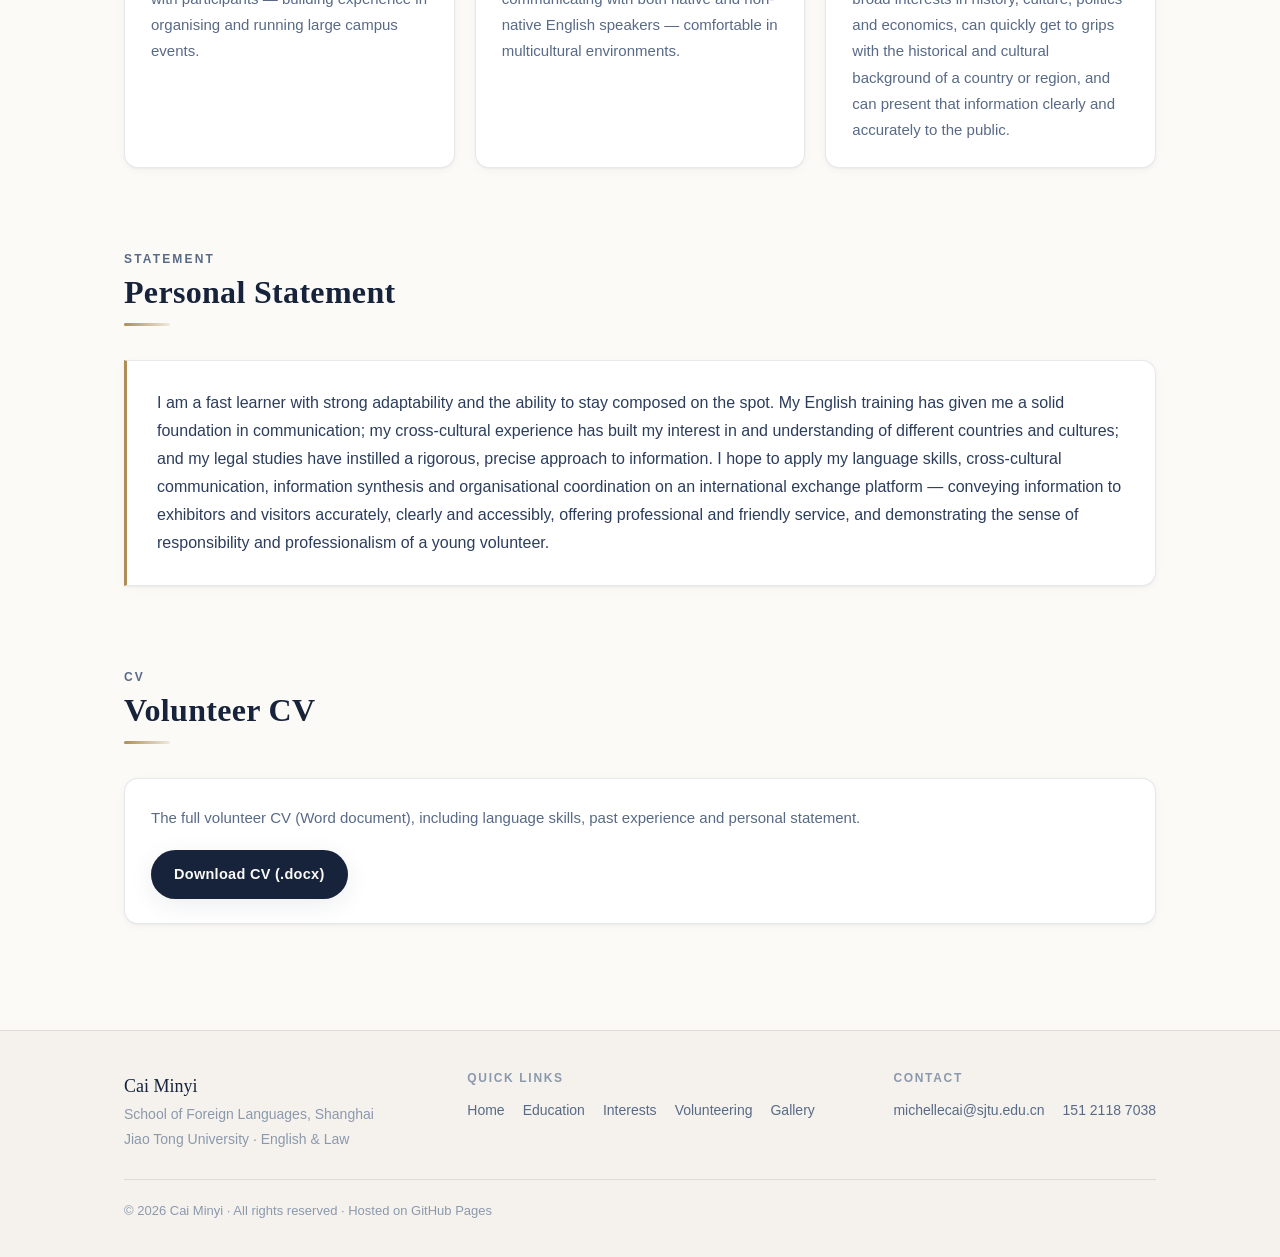
<file: volunteer.html>
<!DOCTYPE html>
<html lang="zh-CN">
<head>
<meta charset="utf-8">
<meta name="viewport" content="width=device-width, initial-scale=1">
<title>志愿经历 · 蔡敏依</title>
<meta name="description" content="蔡敏依的志愿经历 — 语言能力、组织经验与志愿者自我陈述。Volunteering experience of Cai Minyi.">
<link rel="icon" href="favicon.svg" type="image/svg+xml">
<link rel="stylesheet" href="style.css">
<script>
  (function () {
    try {
      var q = new URLSearchParams(location.search).get('lang');
      var l = q || localStorage.getItem('cm-lang');
      if (!l) l = (navigator.language || 'zh').toLowerCase().indexOf('zh') === 0 ? 'zh' : 'en';
      if (l !== 'zh') document.documentElement.className += ' lang-en';
    } catch (e) {}
    setTimeout(function () {
      document.documentElement.className =
        document.documentElement.className.replace(/\blang-en\b/, '').replace(/\s+/g, ' ').trim();
    }, 1800);
  })();
</script>
</head>
<body data-title-key="nav.volunteer">

<header class="site-header">
  <div class="wrap">
    <a class="brand" href="index.html">
      <span class="monogram" data-i18n="site.monogram">CM</span>
      <span>
        <span data-i18n="site.name">蔡敏依</span>
        <span class="brand-sub" data-i18n="site.role">Personal Site</span>
      </span>
    </a>
    <button class="nav-toggle" type="button" data-i18n-aria="nav.menu" aria-label="打开菜单" aria-expanded="false" aria-controls="site-nav"><span></span></button>
    <nav class="nav" id="site-nav">
      <ul>
        <li><a href="index.html" data-i18n="nav.home">首页</a></li>
        <li><a href="education.html" data-i18n="nav.education">教育经历</a></li>
        <li><a href="hobbies.html" data-i18n="nav.hobbies">个人爱好</a></li>
        <li><a href="volunteer.html" class="active" data-i18n="nav.volunteer">志愿经历</a></li>
        <li><a href="gallery.html" data-i18n="nav.gallery">图片展示</a></li>
      </ul>
    </nav>
    <div class="lang-switch" role="group" data-i18n-aria="lang.label">
      <button type="button" data-lang-btn="zh" aria-pressed="true" data-i18n="lang.zh">中</button>
      <button type="button" data-lang-btn="en" aria-pressed="false" data-i18n="lang.en">EN</button>
    </div>
  </div>
</header>

<main id="main">

  <section class="page-head">
    <div class="wrap fade-in">
      <p class="eyebrow" data-i18n="vol.eyebrow">Volunteering</p>
      <h1 data-i18n="vol.title">志愿经历</h1>
      <p data-i18n="vol.lede">语言能力、组织经验与志愿者自我陈述，内容整理自我的志愿者简历。</p>
    </div>
  </section>

  <!-- ==================== 语言能力 ==================== -->
  <section class="section">
    <div class="wrap">
      <div class="section-head">
        <p class="eyebrow" data-i18n="vol.langEyebrow">Languages</p>
        <h2 data-i18n="vol.langTitle">语言能力</h2>
        <div class="rule"></div>
      </div>

      <div class="card-grid fade-in d1">
        <article class="card">
          <div class="icon" aria-hidden="true">EN</div>
          <h3 data-i18n="vol.l1T">英语 · 雅思 7.5</h3>
          <p data-i18n="vol.l1D">具备优秀的英语听说读写能力，能够进行英文音视频的听译、翻译与校对。</p>
        </article>
        <article class="card">
          <div class="icon" aria-hidden="true">JA</div>
          <h3 data-i18n="vol.l2T">日语 · JLPT N4</h3>
          <p data-i18n="vol.l2D">具备日语基础能力，能进行日常交流与基础文本阅读。</p>
        </article>
        <article class="card">
          <div class="icon" aria-hidden="true">✦</div>
          <h3 data-i18n="vol.l3T">口头表达与临场沟通</h3>
          <p data-i18n="vol.l3D">外国语学院辩论队成员，多次参与辩论比赛，接受系统的口头表达与临场沟通训练，能够在高压和即时交流环境下快速组织语言、准确表达观点。</p>
        </article>
        <article class="card">
          <div class="icon" aria-hidden="true">译</div>
          <h3 data-i18n="vol.l4T">翻译与校对</h3>
          <p data-i18n="vol.l4D">作为民间字幕组校对和听译成员，参与英文音视频材料的听译、翻译与校对工作，具备较强的语言理解、信息转换和文字表达能力。</p>
        </article>
      </div>
    </div>
  </section>

  <!-- ==================== 过往经验 ==================== -->
  <section class="section">
    <div class="wrap">
      <div class="section-head">
        <p class="eyebrow" data-i18n="vol.expEyebrow">Experience</p>
        <h2 data-i18n="vol.expTitle">过往经验</h2>
        <div class="rule"></div>
      </div>

      <div class="card-grid fade-in d1">
        <article class="card">
          <div class="icon" aria-hidden="true">◎</div>
          <h3 data-i18n="vol.e1T">校园活动组织</h3>
          <p data-i18n="vol.e1D">参与组织“SJTU 小动物关爱协会”的百团大战、领养日和义卖等活动，负责活动筹备、现场协调及人员沟通，积累大型校园活动的组织与执行经验。</p>
        </article>
        <article class="card">
          <div class="icon" aria-hidden="true">◇</div>
          <h3 data-i18n="vol.e2T">跨文化交流</h3>
          <p data-i18n="vol.e2D">与国际留学生共同组织参与城市定向活动，参与多期 ESL 课程，与英语母语者及非母语者有深入持续的沟通交流经验，能够适应多元文化交流环境。</p>
        </article>
        <article class="card">
          <div class="icon" aria-hidden="true">§</div>
          <h3 data-i18n="vol.e3T">法学专业训练</h3>
          <p data-i18n="vol.e3D">接受法学专业学习，具备信息检索、提炼和转化能力，能够较为严谨、准确地理解和传递信息；对历史、文化、政治、经济等领域有较广泛的知识兴趣与人文素养，能够快速梳理国家及地区的历史文化背景，并以清晰、准确的语言进行信息传达与公众讲解。</p>
        </article>
      </div>
    </div>
  </section>

  <!-- ==================== 自我陈述 ==================== -->
  <section class="section">
    <div class="wrap">
      <div class="section-head">
        <p class="eyebrow" data-i18n="vol.stEyebrow">Statement</p>
        <h2 data-i18n="vol.stTitle">自我陈述</h2>
        <div class="rule"></div>
      </div>

      <div class="quote fade-in d1">
        <p data-i18n="vol.stBody">我具有较强的学习能力、适应能力和现场应变能力。英语专业训练使我具备扎实的语言沟通基础，跨文化交流经历培养了我对不同国家和文化的兴趣与理解能力，法学专业学习则使我形成了严谨、准确的信息处理意识。我希望将语言能力、跨文化沟通能力、信息整合能力和组织协调能力运用于国际交流平台，以准确、清晰、易于理解的方式向展商与观众传递相关信息，为参展人员和观众提供专业、友好的服务，并在实际工作中展现青年志愿者的责任感与专业素养。</p>
      </div>
    </div>
  </section>

  <!-- ==================== 简历下载 ==================== -->
  <section class="section">
    <div class="wrap">
      <div class="section-head">
        <p class="eyebrow" data-i18n="vol.cvEyebrow">CV</p>
        <h2 data-i18n="vol.cvTitle">志愿者简历</h2>
        <div class="rule"></div>
      </div>

      <div class="card fade-in d1">
        <p data-i18n="vol.cvBody">完整版志愿者简历（Word 文档），包含语言能力、过往经验与自我陈述。</p>
        <div class="btn-row" style="margin-top:18px">
          <a class="btn btn-primary" href="volunteer-cv.docx" download data-i18n="vol.cvBtn">下载简历（.docx）</a>
        </div>
      </div>
    </div>
  </section>

</main>

<footer class="site-footer">
  <div class="wrap">
    <div class="footer-grid">
      <div class="footer-col">
        <p class="footer-name" data-i18n="site.name">蔡敏依</p>
        <p data-i18n="footer.tagline">上海交通大学外国语学院 · 英语-法学双学位</p>
      </div>
      <div class="footer-col">
        <h4 data-i18n="footer.linksTitle">快速链接</h4>
        <ul class="footer-links">
          <li><a href="index.html" data-i18n="nav.home">首页</a></li>
          <li><a href="education.html" data-i18n="nav.education">教育经历</a></li>
          <li><a href="hobbies.html" data-i18n="nav.hobbies">个人爱好</a></li>
          <li><a href="volunteer.html" data-i18n="nav.volunteer">志愿经历</a></li>
          <li><a href="gallery.html" data-i18n="nav.gallery">图片展示</a></li>
        </ul>
      </div>
      <div class="footer-col">
        <h4 data-i18n="footer.contactTitle">联系方式</h4>
        <ul class="footer-links">
          <li><a href="mailto:michellecai@sjtu.edu.cn">michellecai@sjtu.edu.cn</a></li>
          <li><a href="tel:+8615121187038">151 2118 7038</a></li>
        </ul>
      </div>
    </div>
    <p class="footer-fine">© <span data-year>2025</span> <span data-i18n="site.name">蔡敏依</span> · <span data-i18n="footer.rights">保留所有权利</span> · <span data-i18n="footer.built">由 GitHub Pages 托管</span></p>
  </div>
</footer>

<script src="i18n.js"></script>
<script src="main.js"></script>
</body>
</html>
</file>
<file: style.css>
/* ==========================================================================
   蔡敏依 · 个人主页  |  Cai Minyi · Personal Website
   Author: built for GitHub Pages (pure static, no dependencies)
   ========================================================================== */

/* ---------- 1. Design tokens ---------- */
:root {
  --ink:        #16233a;
  --ink-2:      #2c3d5c;
  --ink-soft:   #586a86;
  --ink-faint:  #8b99ad;
  --paper:      #fbfaf7;
  --paper-2:    #f3f0ea;
  --card:       #ffffff;
  --line:       rgba(22, 35, 58, .10);
  --line-2:     rgba(22, 35, 58, .18);
  --accent:     #b08d57;
  --accent-2:   #8f6f3f;
  --accent-soft:rgba(176, 141, 87, .12);
  --shadow-sm:  0 1px 2px rgba(22, 35, 58, .05), 0 2px 8px rgba(22, 35, 58, .04);
  --shadow-md:  0 6px 24px rgba(22, 35, 58, .08);
  --shadow-lg:  0 18px 50px rgba(22, 35, 58, .14);

  --serif: "Noto Serif SC", "Source Han Serif SC", "Songti SC", "SimSun", Georgia, "Times New Roman", serif;
  --sans:  -apple-system, BlinkMacSystemFont, "Segoe UI", "PingFang SC",
           "Hiragino Sans GB", "Microsoft YaHei", "Helvetica Neue", Arial, sans-serif;

  --wrap: 1080px;
  --radius: 14px;
  --radius-lg: 22px;
  --header-h: 68px;
}

/* ---------- 2. Reset / base ---------- */
*, *::before, *::after { box-sizing: border-box; }

html { scroll-behavior: smooth; -webkit-text-size-adjust: 100%; }

body {
  margin: 0;
  font-family: var(--sans);
  font-size: 16px;
  line-height: 1.75;
  color: var(--ink-2);
  background: var(--paper);
  background-image:
    radial-gradient(900px 520px at 88% -12%, rgba(176, 141, 87, .10), transparent 62%),
    radial-gradient(760px 460px at -8% 6%, rgba(44, 61, 92, .07), transparent 60%);
  background-attachment: fixed;
  -webkit-font-smoothing: antialiased;
}

/* height:auto is essential — the width/height attributes on <img> become
   presentational hints for CSS height, which would otherwise stretch images. */
img { max-width: 100%; height: auto; display: block; border-style: none; }
a { color: var(--accent-2); text-decoration: none; transition: color .18s ease, opacity .18s ease; }
a:hover { color: var(--ink); }

h1, h2, h3, h4 {
  font-family: var(--serif);
  color: var(--ink);
  font-weight: 600;
  line-height: 1.28;
  margin: 0 0 .5em;
  letter-spacing: .01em;
}

p { margin: 0 0 1em; }

:focus-visible {
  outline: 2px solid var(--accent);
  outline-offset: 3px;
  border-radius: 4px;
}

/* ---------- 3. Layout helpers ---------- */
.wrap { width: 100%; max-width: var(--wrap); margin: 0 auto; padding: 0 24px; }

main { min-height: 60vh; }

.section { padding: 64px 0 12px; }
.section:last-of-type { padding-bottom: 76px; }

.eyebrow {
  display: inline-block;
  font-size: 12px;
  font-weight: 700;
  letter-spacing: .18em;
  text-transform: uppercase;
  color: var(--accent-2);
  margin-bottom: 10px;
}

.section-head { margin-bottom: 34px; max-width: 74ch; }
.section-head h2 { font-size: clamp(24px, 3.4vw, 32px); margin-bottom: 10px; }
.section-head p { color: var(--ink-soft); margin-bottom: 0; }

.rule {
  width: 46px; height: 3px; border-radius: 3px;
  background: linear-gradient(90deg, var(--accent), rgba(176, 141, 87, .15));
  margin: 0 0 22px;
}

/* ---------- 4. Header / navigation ---------- */
.site-header {
  position: sticky; top: 0; z-index: 60;
  height: var(--header-h);
  backdrop-filter: saturate(180%) blur(14px);
  -webkit-backdrop-filter: saturate(180%) blur(14px);
  background: rgba(251, 250, 247, .82);
  border-bottom: 1px solid var(--line);
}

.site-header .wrap {
  height: 100%;
  display: flex; align-items: center; gap: 18px;
}

.brand {
  display: flex; align-items: center; gap: 11px;
  font-family: var(--serif); font-size: 17px; font-weight: 600;
  color: var(--ink); white-space: nowrap;
}
.brand:hover { color: var(--ink); }
.brand .monogram {
  width: 36px; height: 36px; flex: 0 0 36px;
  display: grid; place-items: center;
  border-radius: 50%;
  background: var(--ink); color: #f7f3ec;
  font-size: 13px; font-weight: 700; letter-spacing: .04em;
  font-family: var(--sans);
}
.brand .brand-sub { font-family: var(--sans); font-size: 11px; font-weight: 500; letter-spacing: .12em; color: var(--ink-faint); text-transform: uppercase; display: block; line-height: 1; margin-top: 2px; }

.nav { margin-left: auto; }
.nav ul { display: flex; align-items: center; gap: 4px; list-style: none; margin: 0; padding: 0; }
.nav a {
  display: block; padding: 8px 13px; border-radius: 999px;
  font-size: 14.5px; color: var(--ink-soft); white-space: nowrap;
  transition: background .18s ease, color .18s ease;
}
.nav a:hover { background: rgba(22, 35, 58, .05); color: var(--ink); }
.nav a.active { color: var(--ink); font-weight: 600; background: var(--accent-soft); }

/* language switch */
.lang-switch {
  display: inline-flex; align-items: center;
  border: 1px solid var(--line-2); border-radius: 999px;
  padding: 2px; background: rgba(255, 255, 255, .7);
  flex: 0 0 auto;
}
.lang-switch button {
  appearance: none; border: 0; background: transparent; cursor: pointer;
  font: inherit; font-size: 12.5px; font-weight: 600; letter-spacing: .04em;
  color: var(--ink-faint); padding: 5px 12px; border-radius: 999px;
  transition: background .2s ease, color .2s ease;
}
.lang-switch button[aria-pressed="true"] { background: var(--ink); color: #fbfaf7; }
.lang-switch button:hover[aria-pressed="false"] { color: var(--ink); }

.nav-toggle {
  display: none; margin-left: auto;
  width: 42px; height: 38px; border: 1px solid var(--line-2); border-radius: 10px;
  background: rgba(255, 255, 255, .7); cursor: pointer; padding: 0;
  place-items: center;
}
.nav-toggle span, .nav-toggle span::before, .nav-toggle span::after {
  content: ""; display: block; width: 17px; height: 1.6px; background: var(--ink); border-radius: 2px;
  transition: transform .25s ease, opacity .2s ease;
}
.nav-toggle span { position: relative; }
.nav-toggle span::before { position: absolute; top: -5.5px; }
.nav-toggle span::after  { position: absolute; top: 5.5px; }
body.nav-open .nav-toggle span { background: transparent; }
body.nav-open .nav-toggle span::before { transform: translateY(5.5px) rotate(45deg); }
body.nav-open .nav-toggle span::after  { transform: translateY(-5.5px) rotate(-45deg); }

/* ---------- 5. Hero (home) ---------- */
.hero { padding: 62px 0 28px; }
.hero-grid {
  display: grid; grid-template-columns: 320px 1fr;
  gap: 56px; align-items: center;
}

.portrait { position: relative; }
.portrait::after {
  content: ""; position: absolute; inset: 16px -16px -16px 16px;
  border: 1px solid var(--accent); border-radius: var(--radius-lg);
  z-index: 0; pointer-events: none;
}
.portrait img {
  position: relative; z-index: 1;
  width: 100%; height: auto; border-radius: var(--radius-lg);
  box-shadow: var(--shadow-lg);
  background: var(--paper-2);
}

.hero h1 {
  font-size: clamp(32px, 5vw, 46px);
  letter-spacing: .02em; margin-bottom: 6px;
}
.hero .name-en {
  display: block; font-family: var(--sans); font-size: 14px;
  font-weight: 500; letter-spacing: .26em; text-transform: uppercase;
  color: var(--accent-2); margin-bottom: 16px;
}
.hero .lede { font-size: 17px; color: var(--ink-soft); max-width: 46ch; margin-bottom: 20px; }

.tags { display: flex; flex-wrap: wrap; gap: 8px; list-style: none; margin: 0 0 26px; padding: 0; }
.tags li {
  font-size: 13px; padding: 5px 13px; border-radius: 999px;
  background: #fff; border: 1px solid var(--line); color: var(--ink-2);
}

.btn-row { display: flex; flex-wrap: wrap; gap: 12px; }
.btn {
  display: inline-flex; align-items: center; gap: 8px;
  padding: 11px 22px; border-radius: 999px;
  font-size: 14.5px; font-weight: 600; letter-spacing: .02em;
  border: 1px solid transparent; cursor: pointer;
  transition: transform .18s ease, box-shadow .18s ease, background .18s ease, color .18s ease;
}
.btn:hover { transform: translateY(-1px); }
.btn-primary { background: var(--ink); color: #fbfaf7; box-shadow: var(--shadow-md); }
.btn-primary:hover { background: #0f1a2c; color: #fff; }
.btn-ghost { background: rgba(255, 255, 255, .8); border-color: var(--line-2); color: var(--ink); }
.btn-ghost:hover { border-color: var(--accent); color: var(--accent-2); }

/* ---------- 6. Info list ---------- */
.info-grid {
  display: grid; grid-template-columns: repeat(auto-fit, minmax(230px, 1fr));
  gap: 0; background: var(--card);
  border: 1px solid var(--line); border-radius: var(--radius);
  overflow: hidden;
}
.info-item {
  background: var(--card); padding: 20px 22px;
  box-shadow: 1px 0 0 var(--line), 0 1px 0 var(--line);
}
.info-item dt {
  font-size: 11.5px; font-weight: 700; letter-spacing: .14em;
  text-transform: uppercase; color: var(--ink-faint); margin-bottom: 6px;
}
.info-item dd { margin: 0; font-size: 16px; color: var(--ink); font-family: var(--serif); }
.info-item dd a { color: var(--ink); border-bottom: 1px solid var(--accent-soft); }
.info-item dd a:hover { color: var(--accent-2); border-bottom-color: var(--accent); }

/* ---------- 7. Cards ---------- */
.card-grid { display: grid; grid-template-columns: repeat(auto-fit, minmax(260px, 1fr)); gap: 20px; }

.card {
  background: var(--card); border: 1px solid var(--line);
  border-radius: var(--radius); padding: 26px 26px 24px;
  box-shadow: var(--shadow-sm);
  transition: transform .2s ease, box-shadow .2s ease, border-color .2s ease;
}
.card:hover { transform: translateY(-3px); box-shadow: var(--shadow-md); border-color: var(--line-2); }
.card h3 { font-size: 18px; margin-bottom: 8px; }
.card p { color: var(--ink-soft); font-size: 15px; margin-bottom: 0; }
.card .icon {
  width: 40px; height: 40px; border-radius: 11px; margin-bottom: 16px;
  display: grid; place-items: center; background: var(--accent-soft);
  color: var(--accent-2); font-size: 19px;
}

/* link-cards on home */
.link-card { display: block; color: inherit; position: relative; padding-right: 46px; }
.link-card::after {
  content: "→"; position: absolute; right: 26px; top: 50%; transform: translateY(-50%);
  color: var(--accent); font-size: 18px; transition: transform .2s ease;
}
.link-card:hover { color: inherit; }
.link-card:hover::after { transform: translateY(-50%) translateX(4px); }

/* ---------- 8. Timeline (education) ---------- */
.timeline { position: relative; list-style: none; margin: 0; padding: 0 0 0 30px; }
.timeline::before {
  content: ""; position: absolute; left: 6px; top: 6px; bottom: 6px;
  width: 1px; background: linear-gradient(180deg, var(--accent), rgba(176, 141, 87, .12));
}
.timeline > li { position: relative; padding: 0 0 34px; }
.timeline > li::before {
  content: ""; position: absolute; left: -30px; top: 8px;
  width: 13px; height: 13px; border-radius: 50%;
  background: var(--paper); border: 2px solid var(--accent);
}
.timeline .tl-when {
  font-size: 12.5px; font-weight: 700; letter-spacing: .1em;
  text-transform: uppercase; color: var(--accent-2); margin-bottom: 4px;
}
.timeline h3 { font-size: 19px; margin-bottom: 2px; }
.timeline .tl-org { font-size: 14.5px; color: var(--ink-faint); margin-bottom: 10px; }
.timeline p { color: var(--ink-soft); font-size: 15px; margin-bottom: 0; max-width: 68ch; }

/* ---------- 9. Placeholder (待填写) ---------- */
.tbd {
  display: inline-block; font-family: var(--sans);
  font-size: 12.5px; font-weight: 600; letter-spacing: .06em;
  color: var(--accent-2); background: var(--accent-soft);
  border: 1px dashed rgba(176, 141, 87, .55);
  border-radius: 999px; padding: 2px 11px;
}
.tbd-block {
  border: 1px dashed var(--line-2); border-radius: var(--radius);
  padding: 22px 24px; background: rgba(255, 255, 255, .6);
  color: var(--ink-faint); font-size: 15px;
}
.tbd-block strong { color: var(--ink-soft); font-weight: 600; }

/* ---------- 10. Gallery ---------- */
.gallery {
  display: grid; gap: 16px; align-items: start;
  grid-template-columns: repeat(auto-fill, minmax(280px, 1fr));
}
.gallery figure {
  margin: 0; position: relative; overflow: hidden;
  border-radius: var(--radius); background: var(--card);
  border: 1px solid var(--line); box-shadow: var(--shadow-sm);
  cursor: zoom-in;
  transition: transform .22s ease, box-shadow .22s ease;
}
.gallery figure:hover { transform: translateY(-3px); box-shadow: var(--shadow-md); }
.gallery img {
  width: 100%; height: auto; aspect-ratio: 4 / 3;
  object-fit: cover; transition: transform .5s ease;
}
.gallery figure:hover img { transform: scale(1.04); }
.gallery figcaption {
  padding: 13px 16px 15px; font-size: 14px; color: var(--ink-2);
  border-top: 1px solid var(--line);
}
.gallery figcaption small { display: block; color: var(--ink-faint); font-size: 12.5px; margin-top: 3px; }

/* lightbox */
.lightbox {
  position: fixed; inset: 0; z-index: 200;
  display: none; place-items: center; padding: 24px;
  background: rgba(12, 18, 30, .92);
  backdrop-filter: blur(3px);
}
.lightbox.open { display: grid; animation: fade .22s ease; }
.lightbox img {
  max-width: min(1080px, 94vw); max-height: 82vh; width: auto;
  border-radius: 10px; box-shadow: 0 30px 80px rgba(0, 0, 0, .5);
}
.lightbox .lb-cap { color: #e8e3da; text-align: center; margin-top: 14px; font-size: 14.5px; }
.lightbox .lb-close {
  position: absolute; top: 18px; right: 22px;
  width: 44px; height: 44px; border-radius: 50%;
  border: 1px solid rgba(255, 255, 255, .3); background: rgba(255, 255, 255, .08);
  color: #fff; font-size: 20px; line-height: 1; cursor: pointer;
}
.lightbox .lb-close:hover { background: rgba(255, 255, 255, .2); }
.lightbox .lb-nav {
  position: absolute; top: 50%; transform: translateY(-50%);
  width: 46px; height: 46px; border-radius: 50%; cursor: pointer;
  border: 1px solid rgba(255, 255, 255, .3); background: rgba(255, 255, 255, .08);
  color: #fff; font-size: 18px; line-height: 1;
}
.lightbox .lb-nav:hover { background: rgba(255, 255, 255, .2); }
.lightbox .lb-prev { left: 20px; }
.lightbox .lb-next { right: 20px; }
@media (max-width: 620px) { .lightbox .lb-nav { display: none; } }

/* ---------- 11. Quote / statement ---------- */
.quote {
  background: var(--card); border: 1px solid var(--line);
  border-left: 3px solid var(--accent);
  border-radius: 0 var(--radius) var(--radius) 0;
  padding: 28px 30px; box-shadow: var(--shadow-sm);
  color: var(--ink-2); font-size: 16px;
}
.quote p:last-child { margin-bottom: 0; }

/* ---------- 12. Page header (inner pages) ---------- */
.page-head { padding: 56px 0 8px; }
.page-head h1 { font-size: clamp(28px, 4.4vw, 40px); margin-bottom: 12px; }
.page-head p { color: var(--ink-soft); max-width: 66ch; }

/* ---------- 13. Footer ---------- */
.site-footer {
  border-top: 1px solid var(--line);
  background: rgba(243, 240, 234, .7);
  padding: 40px 0 34px; margin-top: 30px;
  font-size: 14px; color: var(--ink-faint);
}
.footer-grid {
  display: flex; flex-wrap: wrap; gap: 22px;
  align-items: flex-start; justify-content: space-between;
}
.footer-links { display: flex; flex-wrap: wrap; gap: 18px; list-style: none; margin: 0; padding: 0; }
.footer-links a { color: var(--ink-soft); }
.footer-links a:hover { color: var(--accent-2); }

/* ---------- 14. Page transition ---------- */
@media (prefers-reduced-motion: no-preference) {
  .fade-in { animation: rise .5s cubic-bezier(.22, .8, .3, 1) both; }
  .fade-in.d1 { animation-delay: .06s; }
  .fade-in.d2 { animation-delay: .12s; }
  .fade-in.d3 { animation-delay: .18s; }
}
@keyframes rise { from { opacity: 0; transform: translateY(14px); } to { opacity: 1; transform: none; } }
@keyframes fade { from { opacity: 0; } to { opacity: 1; } }

/* ---------- 15. Responsive ---------- */
@media (max-width: 900px) {
  .hero-grid { grid-template-columns: 1fr; gap: 38px; }
  .portrait { max-width: 268px; }
  .portrait::after { inset: 12px -12px -12px 12px; }
}

@media (max-width: 820px) {
  :root { --header-h: 62px; }
  .nav-toggle { display: grid; }
  .nav {
    position: fixed; left: 0; right: 0; top: var(--header-h);
    margin: 0; padding: 10px 18px 18px;
    background: rgba(251, 250, 247, .98);
    border-bottom: 1px solid var(--line);
    box-shadow: var(--shadow-md);
    transform: translateY(-12px); opacity: 0; pointer-events: none;
    transition: transform .22s ease, opacity .22s ease;
  }
  body.nav-open .nav { transform: none; opacity: 1; pointer-events: auto; }
  .nav ul { flex-direction: column; align-items: stretch; gap: 2px; }
  .nav a { padding: 12px 14px; border-radius: 10px; font-size: 15.5px; }
  .lang-switch { margin-left: 10px; }
  .brand .brand-sub { display: none; }
}

@media (max-width: 560px) {
  body { font-size: 15.5px; }
  .wrap { padding: 0 18px; }
  .section { padding: 46px 0 8px; }
  .hero { padding: 40px 0 20px; }
  .btn { padding: 10px 18px; font-size: 14px; }
  .card { padding: 22px 20px; }
  .quote { padding: 22px 20px; }
}

/* ---------- 16. Footer details ---------- */
.footer-col { min-width: 190px; }
.footer-col h4 {
  font-family: var(--sans); font-size: 12px; font-weight: 700;
  letter-spacing: .14em; text-transform: uppercase; color: var(--ink-faint);
  margin: 0 0 12px;
}
.footer-name { font-family: var(--serif); font-size: 18px; color: var(--ink); margin-bottom: 6px; }
.footer-col p { margin-bottom: 0; max-width: 34ch; }
.footer-fine {
  margin: 28px 0 0; padding-top: 20px;
  border-top: 1px solid var(--line);
  font-size: 13px; color: var(--ink-faint);
}

/* ---------- 17. Avoid a flash of the wrong language ---------- */
html.lang-en body { opacity: 0; }
html.lang-en.i18n-ready body { opacity: 1; transition: opacity .2s ease; }
html[data-lang="en"] .name-en { display: none; }

/* ---------- 18. Print ---------- */
@media print {
  .site-header, .site-footer, .btn-row, .lightbox { display: none !important; }
  body { background: #fff; opacity: 1 !important; }
}
</file>
